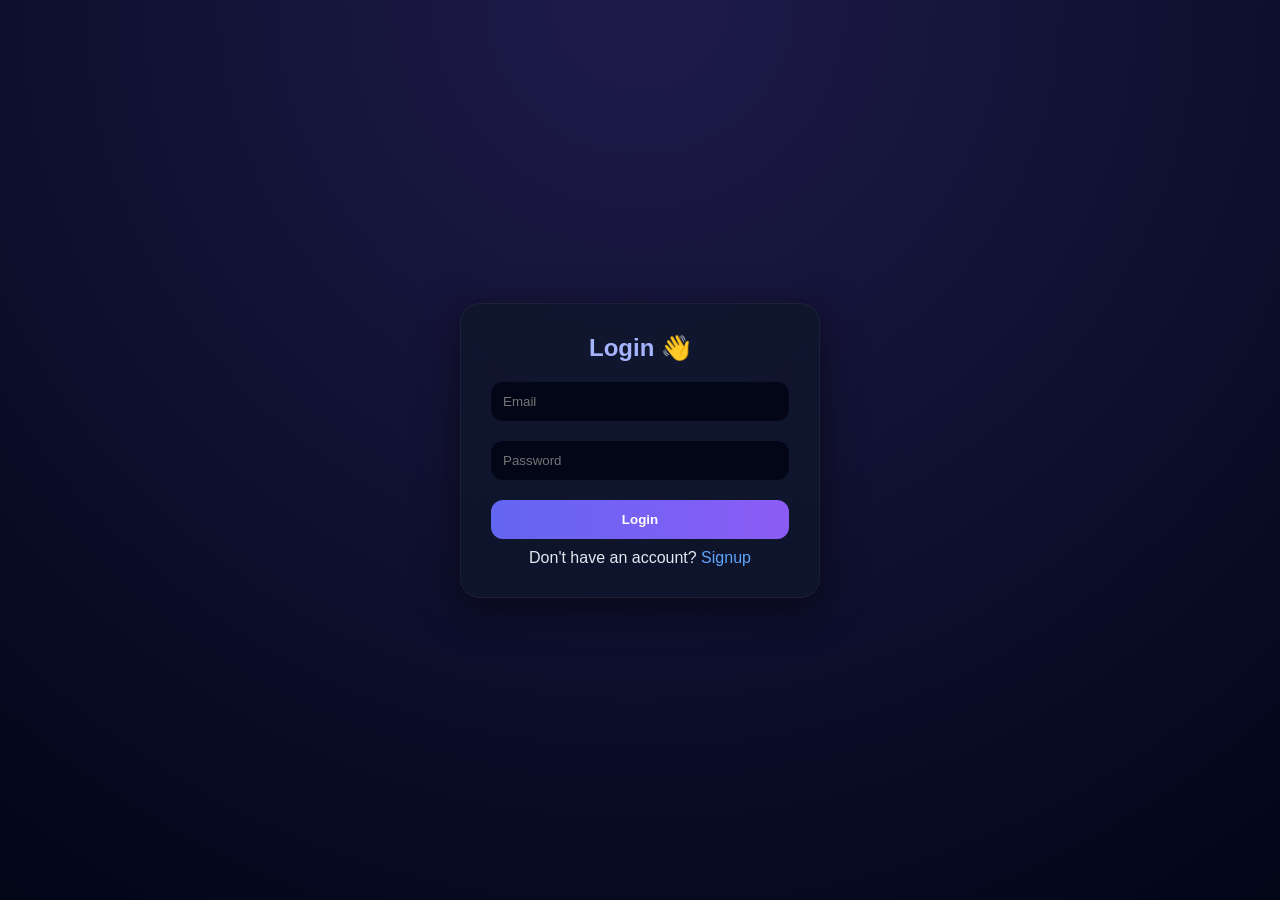
<file: frontend/index.html>
<!DOCTYPE html>
<html>
<head>
    <title>Login</title>
    <link rel="stylesheet" href="css/styles.css">
</head>
<body>

<div class="login-wrapper">

    <div class="login-card">

        <h2 id="formTitle">Login 👋</h2>

        <!-- 🔥 NAME (HIDDEN DEFAULT) -->
        <input id="name" placeholder="Full Name" style="display:none;">

        <!-- EMAIL -->
        <input id="email" placeholder="Email">

        <!-- PASSWORD -->
        <input id="password" type="password" placeholder="Password">

        <!-- 🔥 ROLE (HIDDEN DEFAULT) -->
        <select id="role" style="display:none;">
            <option value="">Select Role</option>
            <option value="admin">Admin</option>
            <option value="member">Employee</option>
        </select>

        <!-- 🔥 MAIN BUTTON -->
        <button id="actionBtn">Login</button>

        <!-- MESSAGE -->
        <p id="msg"></p>

        <!-- 🔥 TOGGLE -->
        <p id="toggleText">
            Don't have an account?
            <span onclick="toggleForm()" style="cursor:pointer;color:#60a5fa;">
                Signup
            </span>
        </p>

    </div>

</div>

<script src="js/auth.js"></script>

</body>
</html>
</file>
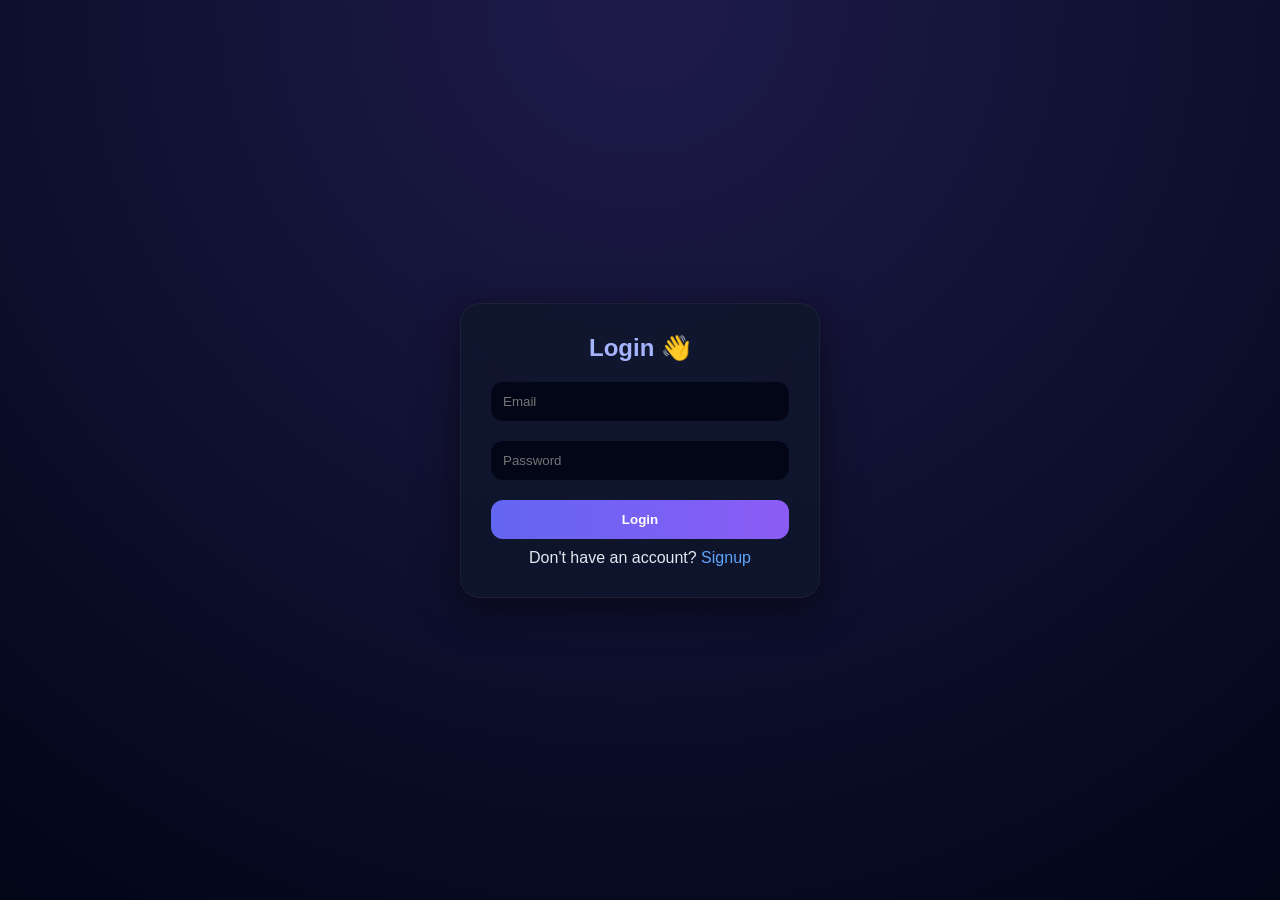
<file: frontend/dashboard.html>
<!DOCTYPE html>
<html>
<head>
    <title>Admin Dashboard</title>
    <link rel="stylesheet" href="css/styles.css">
</head>
<body>

<div class="layout">

    <!-- ================= SIDEBAR ================= -->
    <div class="sidebar">
        <h2>🚀 Task Manager</h2>

        <ul>
            <li id="nav-dashboard">📊 Dashboard</li>
            <li id="nav-tasks">📌 Tasks</li>
            <li id="nav-users">👥 Employees</li>
            <li id="nav-logout">🚪 Logout</li>
        </ul>
    </div>

    <!-- ================= MAIN ================= -->
    <div class="main">

        <!-- ================= DASHBOARD ================= -->
        <div id="dashboard" class="section">
            <h1>Dashboard 📊</h1>

            <div class="cards">
                <div class="box">
                    <h3>Total Tasks</h3>
                    <p id="total">0</p>
                </div>

                <div class="box">
                    <h3>Completed</h3>
                    <p id="completed">0</p>
                </div>

                <div class="box">
                    <h3>Pending</h3>
                    <p id="pending">0</p>
                </div>
            </div>
        </div>

        <!-- ================= TASKS ================= -->
        <div id="tasks" class="section" style="display:none;">
            <h1>Tasks 📌</h1>

            <div class="form-card">
                <h3>Create Task</h3>

                <input id="taskTitle" placeholder="Title">
                <input id="taskDesc" placeholder="Description">
                <input id="taskDue" type="date">

                <select id="assignType">
                    <option value="one">Assign to One</option>
                    <option value="all">Assign to All</option>
                </select>

                <select id="employeeSelect">
                    <option value="">Select Employee</option>
                </select>

                <button onclick="createTask()">Create Task</button>
            </div>

            <div id="taskList"></div>
        </div>

        <!-- ================= USERS ================= -->
        <div id="users" class="section" style="display:none;">
            <h1>Employees 👥</h1>

            <!-- ADD EMPLOYEE -->
            <div class="form-card">
                <h3>Add Employee</h3>

                <input id="empName" placeholder="Name">
                <input id="empEmail" placeholder="Email">
                <input id="empPassword" type="password" placeholder="Password">

                <button id="addBtn">Add Employee</button>
            </div>

            <!-- EMPLOYEE TABLE -->
            <div class="table-card">
                <table class="employee-table">
                    <thead>
                        <tr>
                            <th>ID</th>
                            <th>Name</th>
                            <th>Email</th>
                            <th>Password</th>
                        </tr>
                    </thead>
                    <tbody id="userList">
                        <tr>
                            <td colspan="4">Loading...</td>
                        </tr>
                    </tbody>
                </table>
            </div>
        </div>

    </div>
</div>

<!-- ================= JS ================= -->
<script src="js/dashboard.js"></script>
<script src="js/task.js"></script>

<!-- ================= AUTH CHECK ================= -->
<script>
const user = JSON.parse(localStorage.getItem("user"));
if (!user) {
    window.location.href = "index.html";
}
</script>

</body>
</html>
</file>
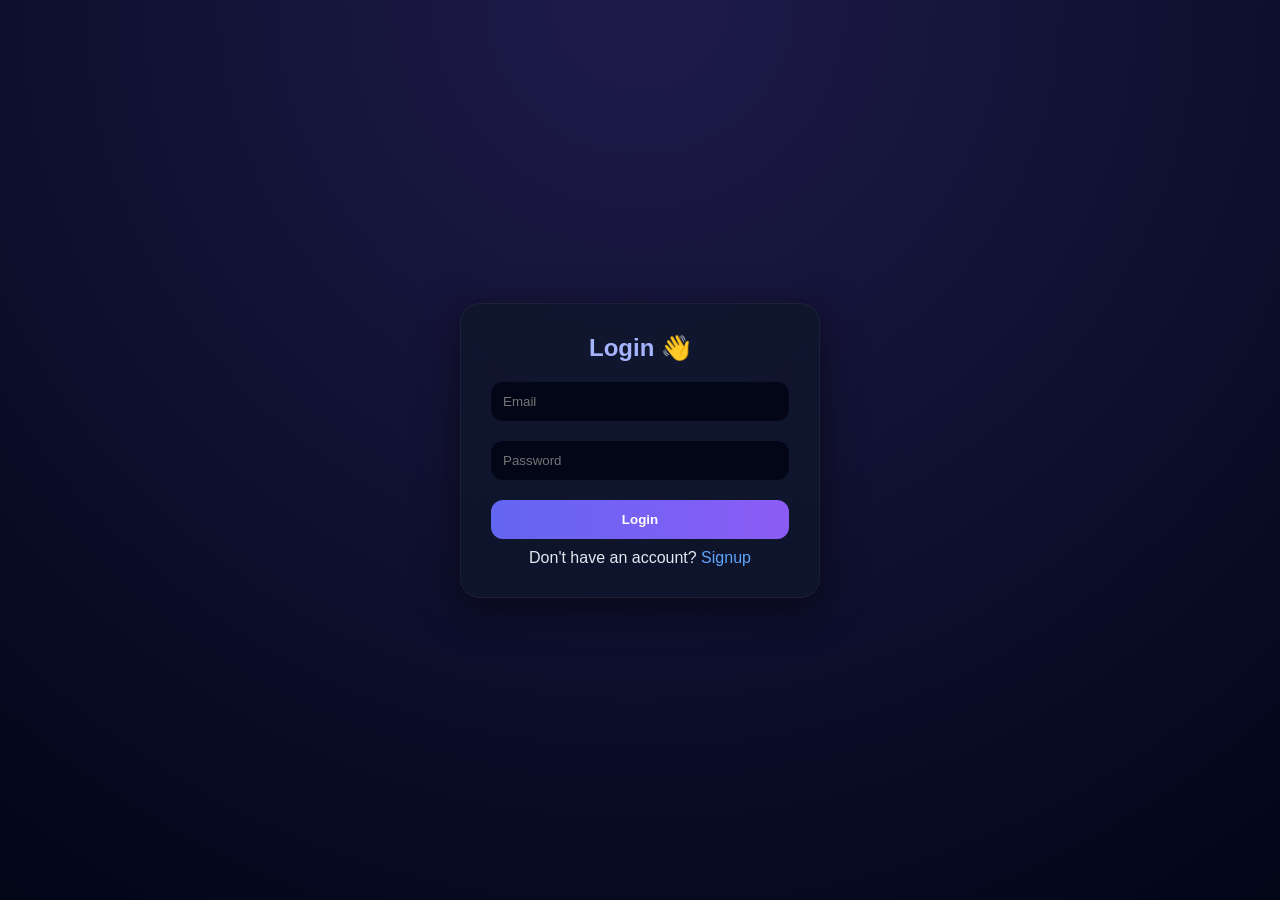
<file: frontend/employee.html>
<!DOCTYPE html>
<html>
<head>
    <title>Employee Dashboard</title>
    <link rel="stylesheet" href="css/styles.css">
</head>
<body>

<div class="layout">

    <!-- SIDEBAR -->
    <div class="sidebar">
        <h2>🚀 Task Manager</h2>
        <ul>
            <li>📋 My Tasks</li>
            <li onclick="logout()">🚪 Logout</li>
        </ul>
    </div>

    <!-- MAIN -->
    <div class="main">

        <h1 id="welcomeText">Welcome 👋</h1>

        <div id="taskList"></div>

    </div>
</div>

<script src="js/employee.js"></script>

</body>
</html>
</file>
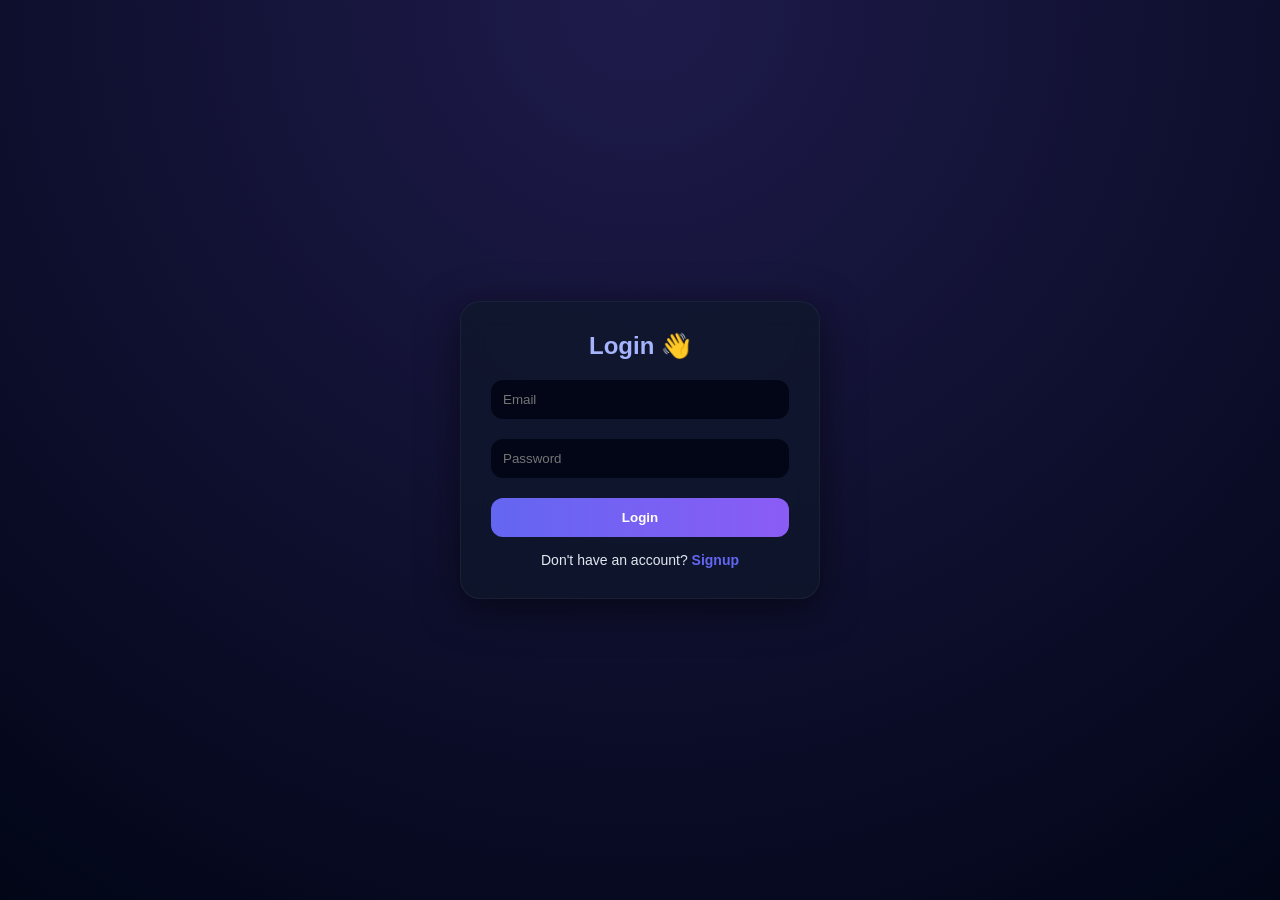
<file: frontend/task.html>
<!DOCTYPE html>
<html>
<head>
    <title>Login</title>
    <link rel="stylesheet" href="css/styles.css">
</head>
<body>

<div class="login-wrapper">

    <div class="login-card">

        <h2 id="formTitle">Login 👋</h2>

        <!-- NAME (HIDDEN INITIALLY) -->
        <input id="name" placeholder="Full Name" style="display:none;">

        <!-- EMAIL -->
        <input id="email" placeholder="Email">

        <!-- PASSWORD -->
        <input id="password" type="password" placeholder="Password">

        <!-- ROLE (HIDDEN INITIALLY) -->
        <select id="role" style="display:none;">
            <option value="">Select Role</option>
            <option value="admin">Admin</option>
            <option value="member">Employee</option>
        </select>

        <!-- BUTTON -->
        <button id="actionBtn">Login</button>

        <p id="msg"></p>

        <!-- TOGGLE -->
        <p class="switch" id="toggleText">
            Don't have an account?
            <span onclick="toggleForm()">Signup</span>
        </p>

    </div>

</div>

<script src="js/auth.js"></script>

<script>
document.addEventListener("DOMContentLoaded", () => {
    document.getElementById("actionBtn").onclick = login;
});
</script>

</body>
</html>
</file>
<file: frontend/css/styles.css>
/* ================= RESET ================= */
* {
    margin: 0;
    padding: 0;
    box-sizing: border-box;
}

/* ================= BODY ================= */
body {
    font-family: 'Segoe UI', sans-serif;
    background: radial-gradient(circle at top, #1e1b4b, #020617);
    color: #e2e8f0;
    overflow-x: hidden;
}

/* ================= SCROLLBAR ================= */
::-webkit-scrollbar {
    width: 8px;
}
::-webkit-scrollbar-thumb {
    background: #6366f1;
    border-radius: 10px;
}

/* ================= LAYOUT ================= */
.layout {
    display: flex;
    min-height: 100vh;
}

/* ================= SIDEBAR ================= */
.sidebar {
    width: 250px;
    background: #020617;
    padding: 25px;
    border-right: 1px solid rgba(255,255,255,0.05);
}

.sidebar h2 {
    margin-bottom: 30px;
    font-size: 22px;
    color: #a5b4fc;
}

/* MENU */
.sidebar ul {
    list-style: none;
}

.sidebar li {
    padding: 14px;
    margin: 10px 0;
    border-radius: 12px;
    cursor: pointer;
    background: #0f172a;
    transition: all 0.3s ease;
    position: relative;
}

.sidebar li:hover {
    background: linear-gradient(90deg, #6366f1, #8b5cf6);
    transform: translateX(6px);
    box-shadow: 0 0 15px rgba(99,102,241,0.6);
}

/* ================= MAIN ================= */
.main {
    flex: 1;
    padding: 30px;
    animation: fadeIn 0.6s ease;
}

/* ================= HEADINGS ================= */
h1 {
    margin-bottom: 25px;
    font-size: 28px;
    color: #c7d2fe;
}

/* ================= CARDS ================= */
.cards {
    display: grid;
    grid-template-columns: repeat(auto-fit, minmax(220px, 1fr));
    gap: 20px;
    margin-bottom: 25px;
}

.box {
    background: rgba(15, 23, 42, 0.6);
    padding: 20px;
    border-radius: 16px;
    border: 1px solid rgba(255,255,255,0.05);
    backdrop-filter: blur(12px);
    transition: 0.3s;
    position: relative;
}

.box:hover {
    transform: translateY(-6px) scale(1.02);
    box-shadow: 0 10px 25px rgba(99,102,241,0.4);
}

.box p {
    font-size: 28px;
    margin-top: 10px;
    color: #a5b4fc;
}

/* ================= FORM ================= */
.form-card {
    background: rgba(15, 23, 42, 0.6);
    padding: 20px;
    border-radius: 16px;
    margin-bottom: 25px;
    backdrop-filter: blur(12px);
    border: 1px solid rgba(255,255,255,0.05);
    animation: slideUp 0.5s ease;
}

.form-card h3 {
    margin-bottom: 10px;
    color: #c7d2fe;
}

/* INPUT ROW */
.form-row {
    display: flex;
    gap: 10px;
    margin-bottom: 12px;
}

/* INPUT */
input, select {
    width: 100%;
    padding: 12px;
    border-radius: 10px;
    border: 1px solid transparent;
    outline: none;
    background: #020617;
    color: white;
    transition: 0.3s;
}

input:focus, select:focus {
    border: 1px solid #6366f1;
    box-shadow: 0 0 10px rgba(99,102,241,0.5);
}

/* BUTTON */
button {
    width: 100%;
    padding: 12px;
    border-radius: 12px;
    border: none;
    background: linear-gradient(90deg, #6366f1, #8b5cf6);
    color: white;
    cursor: pointer;
    font-weight: bold;
    transition: 0.3s;
}

button:hover {
    transform: scale(1.03);
    box-shadow: 0 0 20px rgba(139,92,246,0.6);
}

/* ================= TASK LIST ================= */
#taskList {
    display: grid;
    grid-template-columns: repeat(auto-fill, minmax(300px,1fr));
    gap: 20px;
}

/* TASK CARD */
.task-card {
    background: #020617;
    padding: 18px;
    border-radius: 16px;
    border: 1px solid rgba(255,255,255,0.05);
    transition: 0.3s;
}

.task-card:hover {
    transform: translateY(-5px);
    box-shadow: 0 10px 20px rgba(99,102,241,0.3);
}

/* STATUS */
.status.pending { color: orange; }
.status.completed { color: #22c55e; }

/* ================= TABLE ================= */
.table-card {
    margin-top: 25px;
    background: rgba(15, 23, 42, 0.6);
    padding: 20px;
    border-radius: 16px;
    backdrop-filter: blur(12px);
}

.table-header {
    display: flex;
    justify-content: space-between;
    margin-bottom: 15px;
}

/* TABLE */
.employee-table {
    width: 100%;
    border-collapse: collapse;
    overflow: hidden;
    border-radius: 12px;
}

/* HEADER */
.employee-table th {
    background: linear-gradient(90deg, #6366f1, #8b5cf6);
    padding: 14px;
}

/* ROW */
.employee-table td {
    padding: 14px;
    border-bottom: 1px solid rgba(255,255,255,0.08);
}

/* HOVER */
.employee-table tr:hover {
    background: rgba(99,102,241,0.1);
}

/* ================= BADGE ================= */
.badge {
    padding: 5px 10px;
    border-radius: 10px;
    font-size: 12px;
}

.badge.active {
    background: #22c55e;
}

/* ================= LOGIN ================= */
.container {
    display: flex;
    justify-content: center;
    align-items: center;
    height: 100vh;
}

.card {
    background: rgba(15, 23, 42, 0.7);
    padding: 30px;
    border-radius: 16px;
    width: 350px;
    backdrop-filter: blur(12px);
    animation: fadeIn 0.6s ease;
}

/* ================= ANIMATIONS ================= */
@keyframes fadeIn {
    from { opacity: 0; transform: scale(0.95); }
    to { opacity: 1; transform: scale(1); }
}

@keyframes slideUp {
    from { opacity: 0; transform: translateY(30px); }
    to { opacity: 1; transform: translateY(0); }
}

/* ================= LOGIN WRAPPER ================= */
.login-wrapper {
    height: 100vh;
    display: flex;
    justify-content: center;
    align-items: center;
    background: radial-gradient(circle at top, #1e1b4b, #020617);
    animation: fadeIn 0.8s ease;
}

/* ================= LOGIN CARD ================= */
.login-card {
    width: 360px;
    padding: 30px;
    border-radius: 20px;
    background: rgba(15, 23, 42, 0.7);
    backdrop-filter: blur(14px);
    border: 1px solid rgba(255,255,255,0.05);
    box-shadow: 0 10px 40px rgba(0,0,0,0.5);
    text-align: center;
    animation: slideUp 0.6s ease;
}

/* TITLE */
.login-card h2 {
    margin-bottom: 10px;
    color: #a5b4fc;
}

.subtitle {
    font-size: 14px;
    margin-bottom: 20px;
    color: #94a3b8;
}

/* INPUT */
.login-card input {
    width: 100%;
    padding: 12px;
    margin: 10px 0;
    border-radius: 12px;
    border: none;
    background: #020617;
    color: white;
    outline: none;
    transition: 0.3s;
}

/* INPUT FOCUS EFFECT */
.login-card input:focus {
    box-shadow: 0 0 10px #6366f1;
    border: 1px solid #6366f1;
}

/* BUTTON */
.login-card button {
    width: 100%;
    padding: 12px;
    margin-top: 10px;
    border-radius: 12px;
    border: none;
    background: linear-gradient(90deg, #6366f1, #8b5cf6);
    color: white;
    font-weight: bold;
    cursor: pointer;
    transition: 0.3s;
}

/* BUTTON HOVER */
.login-card button:hover {
    transform: scale(1.05);
    box-shadow: 0 0 20px rgba(139,92,246,0.6);
}

/* SWITCH TEXT */
.switch {
    margin-top: 15px;
    font-size: 14px;
}

.switch span {
    color: #6366f1;
    cursor: pointer;
    font-weight: bold;
}

.switch span:hover {
    text-decoration: underline;
}

/* ERROR MESSAGE */
#msg {
    margin-top: 10px;
    color: #f87171;
}

/* ================= ANIMATIONS ================= */
@keyframes fadeIn {
    from { opacity: 0; }
    to { opacity: 1; }
}

@keyframes slideUp {
    from { transform: translateY(30px); opacity: 0; }
    to { transform: translateY(0); opacity: 1; }
}
</file>
